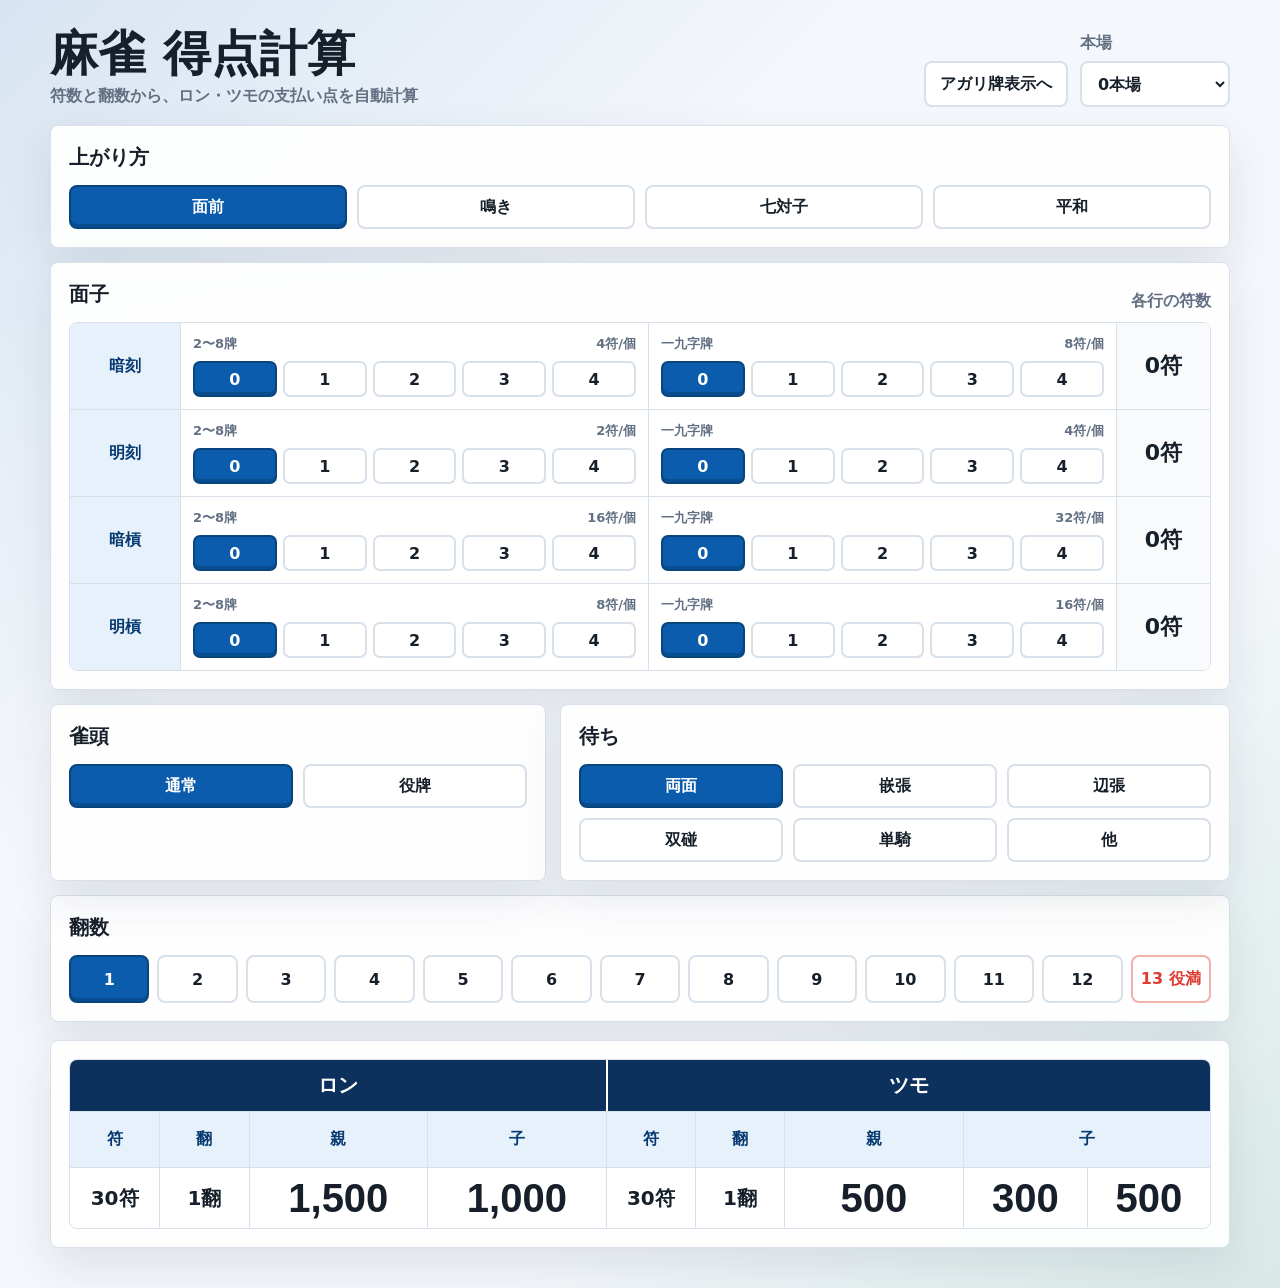
<file: index.html>
<!doctype html>
<html lang="ja">
  <head>
    <meta charset="utf-8">
    <meta name="viewport" content="width=device-width, initial-scale=1">
    <meta name="theme-color" content="#0d315d">
    <meta name="google-site-verification" content="1Jp26gY9FGfr0IiLjhbpoQIPrf6yaT61VkZJ5ok1yg4">
    <meta name="description" content="麻雀の符数と翻数から、親・子のロンとツモの得点を自動計算できる無料ツールです。アガリ牌表示にも対応しています。">
    <meta name="robots" content="index, follow">
    <meta property="og:type" content="website">
    <meta property="og:locale" content="ja_JP">
    <meta property="og:title" content="麻雀 得点計算">
    <meta property="og:description" content="麻雀の符数と翻数から、親・子のロンとツモの得点を自動計算。アガリ牌表示にも対応。">
    <meta property="og:url" content="https://whitedogk.github.io/mahjong-score-app/">
    <meta name="apple-mobile-web-app-capable" content="yes">
    <meta name="apple-mobile-web-app-title" content="麻雀得点">
    <meta name="apple-mobile-web-app-status-bar-style" content="default">
    <title>麻雀 得点計算</title>
    <link rel="canonical" href="https://whitedogk.github.io/mahjong-score-app/">
    <link rel="manifest" href="manifest.webmanifest">
    <link rel="stylesheet" href="styles.css?v=10">
  </head>
  <body>
    <main class="app">
      <header class="topbar">
        <div>
          <h1>麻雀 得点計算</h1>
          <p>符数と翻数から、ロン・ツモの支払い点を自動計算</p>
        </div>
        <div class="top-tools">
          <a href="agari.html?v=23">アガリ牌表示へ</a>
          <label class="honba">
            <span>本場</span>
            <select id="honba" aria-label="本場数"></select>
          </label>
        </div>
      </header>

      <section class="panel">
        <h2>上がり方</h2>
        <div class="button-grid four" id="styleGroup"></div>
      </section>

      <section class="panel meld-panel">
        <div class="section-title">
          <h2>面子</h2>
          <span>各行の符数</span>
        </div>
        <div class="meld-table" id="meldTable"></div>
      </section>

      <section class="split">
        <div class="panel">
          <h2>雀頭</h2>
          <div class="button-grid two" id="headGroup"></div>
        </div>

        <div class="panel">
          <h2>待ち</h2>
          <div class="button-grid six" id="waitGroup"></div>
        </div>
      </section>

      <section class="panel">
        <h2>翻数</h2>
        <div class="han-grid" id="hanGroup"></div>
      </section>

      <section class="result">
        <div class="result-table">
          <div class="result-head ron-head">ロン</div>
          <div class="result-head tsumo-head">ツモ</div>

          <div class="result-label">符</div>
          <div class="result-label">翻</div>
          <div class="result-label">親</div>
          <div class="result-label">子</div>
          <div class="result-label">符</div>
          <div class="result-label">翻</div>
          <div class="result-label">親</div>
          <div class="result-label child-pay">子</div>

          <div class="result-value" id="ronFuText">30符</div>
          <div class="result-value" id="ronHanText">1翻</div>
          <div class="result-value score" id="ronParent">1,500</div>
          <div class="result-value score" id="ronChild">1,000</div>
          <div class="result-value" id="tsumoFuText">30符</div>
          <div class="result-value" id="tsumoHanText">1翻</div>
          <div class="result-value score" id="tsumoParent">500</div>
          <div class="result-value split-score">
            <span id="tsumoChildFromChild">300</span>
            <span id="tsumoChildFromParent">500</span>
          </div>
        </div>
      </section>
    </main>

    <script src="app.js?v=10"></script>
  </body>
</html>
</file>
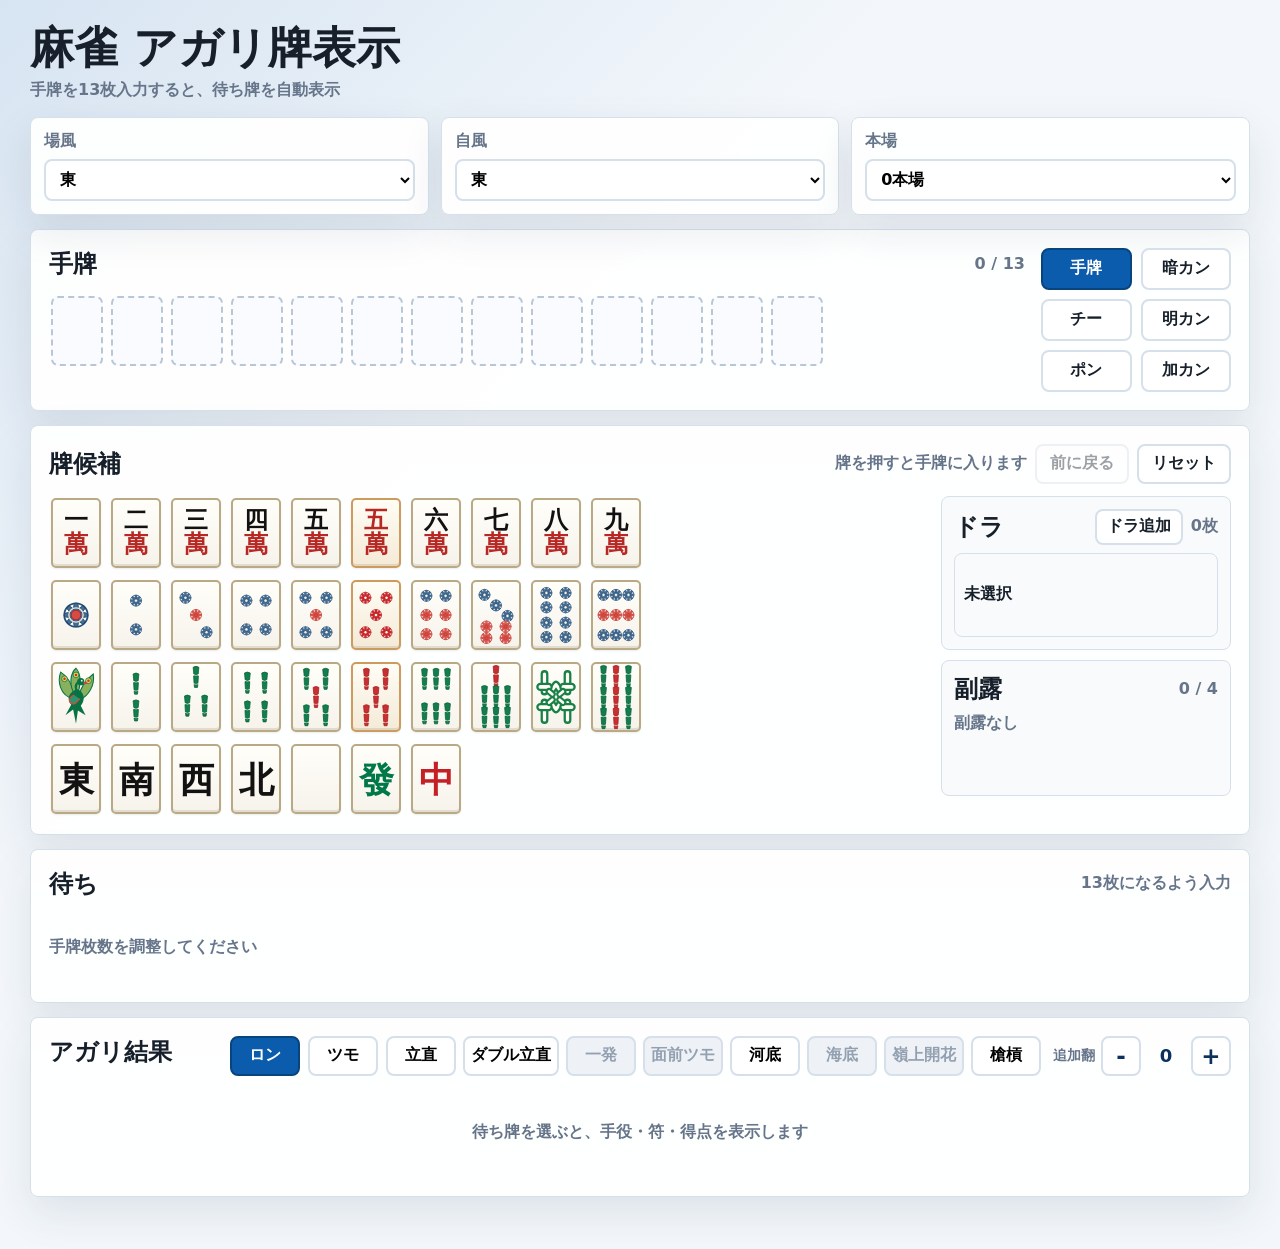
<file: agari.html>
<!doctype html>
<html lang="ja">
  <head>
    <meta charset="utf-8">
    <meta name="viewport" content="width=device-width, initial-scale=1">
    <meta name="theme-color" content="#0d315d">
    <meta name="description" content="麻雀の手牌を入力すると、聴牌の待ち牌やイーシャンテンから聴牌になる牌を表示する無料ツールです。手役・符・得点も確認できます。">
    <meta name="robots" content="index, follow">
    <meta property="og:type" content="website">
    <meta property="og:locale" content="ja_JP">
    <meta property="og:title" content="麻雀 アガリ牌表示">
    <meta property="og:description" content="麻雀の手牌から待ち牌を自動表示。手役・符・得点の確認にも対応。">
    <meta property="og:url" content="https://whitedogk.github.io/mahjong-score-app/agari.html">
    <title>麻雀 アガリ牌表示</title>
    <link rel="canonical" href="https://whitedogk.github.io/mahjong-score-app/agari.html">
    <link rel="stylesheet" href="agari.css?v=20">
  </head>
  <body>
    <main class="wait-app">
      <header class="wait-top">
        <div>
          <h1>麻雀 アガリ牌表示</h1>
          <p>手牌を13枚入力すると、待ち牌を自動表示</p>
        </div>
      </header>

      <section class="settings">
        <label>
          場風
          <select id="roundWind"></select>
        </label>
        <label>
          自風
          <select id="seatWind"></select>
        </label>
        <label>
          本場
          <select id="honba"></select>
        </label>
      </section>

      <section class="panel hand-panel">
        <div class="hand-panel-grid">
          <div>
            <div class="section-head">
              <h2>手牌</h2>
              <span id="handCount">0 / 13</span>
            </div>
            <div class="hand-row" id="handSlots"></div>
          </div>
          <div class="hand-tools">
            <div class="mode-grid" id="modeButtons"></div>
          </div>
        </div>
      </section>

      <section class="panel candidate-panel">
        <div class="section-head">
          <h2>牌候補</h2>
          <div class="candidate-head-controls">
            <span id="modeHint">牌を押すと手牌に入ります</span>
            <button type="button" id="undoButton">前に戻る</button>
            <button type="button" id="resetButton">リセット</button>
          </div>
        </div>
        <div class="candidate-layout">
          <div class="candidate-main">
            <div class="chi-choices" id="chiChoices"></div>
            <div class="tile-candidates" id="tileCandidates"></div>
          </div>
          <div class="compact-status">
            <section class="status-box">
              <div class="section-head">
                <h2>ドラ</h2>
                <div class="dora-tools">
                  <button type="button" id="doraModeButton">ドラ追加</button>
                  <span id="doraCount">0枚</span>
                </div>
              </div>
              <div class="dora-box" id="doraBox">未選択</div>
            </section>
            <section class="status-box">
              <div class="section-head">
                <h2>副露</h2>
                <span id="meldCount">0 / 4</span>
              </div>
              <div class="meld-area" id="meldArea"></div>
            </section>
          </div>
        </div>
      </section>

      <section class="panel">
        <div class="section-head">
          <h2>待ち</h2>
          <span id="waitStatus">13枚になるよう入力</span>
        </div>
        <div class="wait-row" id="waitTiles"></div>
      </section>

      <section class="panel result-panel">
        <div class="section-head result-headline">
          <h2>アガリ結果</h2>
          <div class="result-controls">
            <div class="win-toggle" id="winTypeButtons"></div>
            <div class="situation-buttons" id="situationButtons"></div>
            <div class="han-adjust" id="hanAdjustButtons" aria-label="追加翻の調整"></div>
          </div>
        </div>
        <div id="agariResult" class="agari-empty">待ち牌を選ぶと、手役・符・得点を表示します</div>
      </section>
    </main>

    <script src="agari.js?v=22"></script>
  </body>
</html>
</file>
<file: styles.css>
:root {
  color-scheme: light;
  --ink: #17202a;
  --muted: #637083;
  --line: #d8e0ea;
  --panel: #ffffff;
  --page: #f4f7fb;
  --active: #0b5cad;
  --active-deep: #08447e;
  --soft: #e7f1fb;
  --accent: #df3b33;
  --green: #16845c;
  --shadow: 0 18px 45px rgba(26, 45, 70, 0.10);
}

* {
  box-sizing: border-box;
}

body {
  margin: 0;
  min-height: 100vh;
  color: var(--ink);
  background:
    linear-gradient(135deg, rgba(11, 92, 173, 0.12), transparent 34%),
    linear-gradient(315deg, rgba(22, 132, 92, 0.12), transparent 30%),
    var(--page);
  font-family: "Yu Gothic", "Hiragino Kaku Gothic ProN", Meiryo, system-ui, sans-serif;
}

button,
select {
  font: inherit;
}

.app {
  width: min(1180px, calc(100% - 32px));
  margin: 0 auto;
  padding: 28px 0 40px;
}

.topbar {
  display: flex;
  align-items: end;
  justify-content: space-between;
  gap: 18px;
  margin-bottom: 18px;
}

h1,
h2,
h3,
p {
  margin: 0;
}

h1 {
  font-size: clamp(30px, 4vw, 48px);
  line-height: 1.05;
}

.topbar p {
  margin-top: 8px;
  color: var(--muted);
  font-weight: 700;
}

.honba {
  display: grid;
  gap: 7px;
  min-width: 150px;
  color: var(--muted);
  font-weight: 800;
}

.top-tools {
  display: flex;
  align-items: end;
  gap: 12px;
}

.top-tools a {
  min-height: 46px;
  display: grid;
  place-items: center;
  border: 2px solid var(--line);
  border-radius: 8px;
  padding: 0 14px;
  background: #fff;
  color: var(--ink);
  font-weight: 900;
  text-decoration: none;
}

.honba select {
  height: 46px;
  border: 2px solid var(--line);
  border-radius: 8px;
  padding: 0 12px;
  background: #fff;
  color: var(--ink);
  font-weight: 900;
}

.panel,
.result {
  background: rgba(255, 255, 255, 0.94);
  border: 1px solid var(--line);
  border-radius: 8px;
  box-shadow: var(--shadow);
}

.panel {
  padding: 18px;
  margin-top: 14px;
}

.panel h2,
.section-title h2 {
  font-size: 20px;
  margin-bottom: 14px;
}

.section-title {
  display: flex;
  align-items: center;
  justify-content: space-between;
  gap: 12px;
}

.section-title span {
  color: var(--muted);
  font-weight: 900;
}

.button-grid {
  display: grid;
  gap: 10px;
}

.button-grid.four {
  grid-template-columns: repeat(4, 1fr);
}

.button-grid.two {
  grid-template-columns: repeat(2, 1fr);
}

.button-grid.six {
  grid-template-columns: repeat(3, 1fr);
}

.choice,
.count-btn,
.han-btn {
  min-height: 44px;
  border: 2px solid var(--line);
  border-radius: 8px;
  background: #fff;
  color: var(--ink);
  font-weight: 900;
  cursor: pointer;
  transition: transform 120ms ease, border-color 120ms ease, background 120ms ease;
}

.choice:hover,
.count-btn:hover,
.han-btn:hover {
  transform: translateY(-1px);
  border-color: #8fb9df;
}

.choice[aria-pressed="true"],
.count-btn[aria-pressed="true"],
.han-btn[aria-pressed="true"] {
  background: var(--active);
  border-color: var(--active-deep);
  color: #fff;
  box-shadow: inset 0 -3px 0 rgba(0, 0, 0, 0.16);
}

.meld-table {
  display: grid;
  border: 1px solid var(--line);
  border-radius: 8px;
  overflow: hidden;
}

.meld-row {
  display: grid;
  grid-template-columns: 110px 1fr 1fr 94px;
  min-height: 72px;
  background: #fff;
}

.meld-row + .meld-row {
  border-top: 1px solid var(--line);
}

.meld-name,
.meld-total,
.tile-group {
  padding: 12px;
}

.meld-name,
.meld-total {
  display: grid;
  place-items: center;
  font-weight: 900;
}

.meld-name {
  background: var(--soft);
  color: #073a70;
}

.meld-total {
  background: #f8fafc;
  border-left: 1px solid var(--line);
  font-size: 22px;
}

.tile-group {
  border-left: 1px solid var(--line);
}

.tile-label {
  display: flex;
  justify-content: space-between;
  gap: 8px;
  color: var(--muted);
  font-size: 13px;
  font-weight: 900;
  margin-bottom: 8px;
}

.count-buttons {
  display: grid;
  grid-template-columns: repeat(5, 1fr);
  gap: 6px;
}

.count-btn {
  min-height: 36px;
  border-radius: 7px;
}

.split {
  display: grid;
  grid-template-columns: minmax(0, 0.85fr) minmax(0, 1.15fr);
  gap: 14px;
}

.han-grid {
  display: grid;
  grid-template-columns: repeat(13, minmax(48px, 1fr));
  gap: 8px;
}

.han-btn {
  min-height: 48px;
}

.han-btn.yakuman {
  border-color: rgba(223, 59, 51, 0.4);
  color: var(--accent);
}

.han-btn.yakuman[aria-pressed="true"] {
  background: var(--accent);
  border-color: #b7231d;
  color: #fff;
}

.result {
  margin-top: 18px;
  padding: 18px;
  overflow-x: auto;
}

.result-table {
  display: grid;
  grid-template-columns: 0.65fr 0.65fr 1.3fr 1.3fr 0.65fr 0.65fr 1.3fr 1.8fr;
  min-width: 760px;
  border: 1px solid var(--line);
  border-radius: 8px;
  overflow: hidden;
  background: #fff;
}

.result-head {
  background: #0d315d;
  color: #fff;
  text-align: center;
  padding: 12px;
  font-size: 20px;
  font-weight: 900;
}

.ron-head {
  grid-column: span 4;
}

.tsumo-head {
  grid-column: span 4;
  border-left: 2px solid #fff;
}

.result-label,
.result-value {
  display: grid;
  place-items: center;
  min-height: 56px;
  padding: 10px;
  border-top: 1px solid var(--line);
  border-left: 1px solid var(--line);
  text-align: center;
  font-weight: 900;
}

.result-label:nth-child(3),
.result-value:nth-child(11) {
  border-left: 0;
}

.result-label {
  background: var(--soft);
  color: #073a70;
  font-size: 16px;
}

.result-value {
  font-size: 20px;
}

.result-value.score,
.split-score {
  font-size: clamp(24px, 3.2vw, 40px);
  line-height: 1;
  font-family: Arial, "Yu Gothic", sans-serif;
}

.split-score {
  grid-template-columns: 1fr 1fr;
  gap: 0;
  padding: 0;
}

.split-score span {
  width: 100%;
  min-height: 56px;
  display: grid;
  place-items: center;
  padding: 10px;
}

.split-score span + span {
  border-left: 1px solid var(--line);
}

@media (max-width: 880px) {
  .topbar,
  .top-tools,
  .split {
    grid-template-columns: 1fr;
    display: grid;
  }

  .button-grid.four,
  .button-grid.six {
    grid-template-columns: repeat(2, 1fr);
  }

  .meld-row {
    grid-template-columns: 88px 1fr;
  }

  .meld-name {
    grid-row: span 2;
  }

  .tile-group {
    grid-column: 2;
  }

  .meld-total {
    grid-column: 1 / -1;
    border-left: 0;
    border-top: 1px solid var(--line);
  }

  .han-grid {
    grid-template-columns: repeat(5, 1fr);
  }
}

@media (max-width: 560px) {
  .app {
    width: min(100% - 20px, 1180px);
    padding-top: 16px;
  }

  .button-grid.four,
  .button-grid.two,
  .button-grid.six {
    grid-template-columns: 1fr;
  }

  .meld-row {
    grid-template-columns: 1fr;
  }

  .meld-name,
  .tile-group {
    grid-column: auto;
    grid-row: auto;
  }

  .tile-group,
  .meld-total {
    border-left: 0;
    border-top: 1px solid var(--line);
  }

  .han-grid {
    grid-template-columns: repeat(4, 1fr);
  }
}
</file>
<file: agari.css>
:root {
  --ink: #17202a;
  --muted: #66758a;
  --line: #d6e0eb;
  --page: #f3f7fb;
  --panel: #fff;
  --blue: #0b5cad;
  --deep: #0d315d;
  --red: #c62522;
  --green: #0c7a4b;
  --shadow: 0 16px 42px rgba(25, 45, 72, 0.1);
}

* {
  box-sizing: border-box;
}

body {
  margin: 0;
  min-height: 100vh;
  color: var(--ink);
  background: linear-gradient(135deg, rgba(11, 92, 173, 0.12), transparent 36%), var(--page);
  font-family: "Yu Gothic", "Hiragino Kaku Gothic ProN", Meiryo, system-ui, sans-serif;
}

button,
select {
  font: inherit;
}

.wait-app {
  width: min(1220px, calc(100% - 28px));
  margin: 0 auto;
  padding: 24px 0 38px;
}

.wait-top {
  display: flex;
  justify-content: space-between;
  gap: 16px;
  align-items: end;
  margin-bottom: 16px;
}

h1,
h2,
p {
  margin: 0;
}

h1 {
  font-size: clamp(28px, 4vw, 44px);
  line-height: 1.08;
}

.wait-top p {
  color: var(--muted);
  margin-top: 8px;
  font-weight: 800;
}

.top-actions {
  display: flex;
  gap: 10px;
  align-items: center;
}

.top-actions a,
.top-actions button,
.mode-button,
.tile-button {
  border: 2px solid var(--line);
  border-radius: 8px;
  background: #fff;
  color: var(--ink);
  font-weight: 900;
  text-decoration: none;
  cursor: pointer;
}

.top-actions a,
.top-actions button {
  min-height: 42px;
  padding: 9px 14px;
}

.settings {
  display: grid;
  grid-template-columns: repeat(3, 1fr);
  gap: 12px;
  margin-bottom: 14px;
}

.settings label,
.panel {
  background: rgba(255, 255, 255, 0.95);
  border: 1px solid var(--line);
  border-radius: 8px;
  box-shadow: var(--shadow);
}

.settings label {
  display: grid;
  gap: 7px;
  padding: 13px;
  color: var(--muted);
  font-weight: 900;
}

.settings select {
  height: 42px;
  border: 2px solid var(--line);
  border-radius: 8px;
  padding: 0 10px;
  background: #fff;
  font-weight: 900;
}

.panel {
  padding: 18px;
  margin-bottom: 14px;
}

.hand-panel-grid {
  display: grid;
  grid-template-columns: minmax(0, 1fr) 190px;
  gap: 16px;
  align-items: start;
}

.hand-panel-grid > * {
  min-width: 0;
}

.hand-tools .mode-grid {
  display: grid;
  grid-template-columns: repeat(2, minmax(0, 1fr));
  gap: 9px;
}

.candidate-head-controls {
  display: flex;
  align-items: center;
  gap: 8px;
}

.candidate-head-controls button,
.dora-tools button {
  border: 2px solid var(--line);
  border-radius: 8px;
  background: #fff;
  color: var(--ink);
  min-height: 40px;
  padding: 7px 13px;
  font-weight: 900;
  text-decoration: none;
  cursor: pointer;
}

.candidate-head-controls button:disabled {
  opacity: 0.42;
  cursor: not-allowed;
}

.candidate-layout {
  display: grid;
  grid-template-columns: minmax(545px, 1fr) minmax(230px, 290px);
  gap: 16px;
  align-items: start;
}

.candidate-main {
  min-width: 0;
}

.chi-choices {
  display: none;
  margin-bottom: 12px;
  padding: 12px;
  border: 2px solid #f0b429;
  border-radius: 8px;
  background: #fff8dd;
}

.chi-choices.active {
  display: block;
}

.chi-choice-title {
  margin-bottom: 8px;
  color: #7a4a00;
  font-weight: 900;
}

.chi-choice-buttons {
  display: flex;
  flex-wrap: wrap;
  gap: 10px;
}

.chi-choice-button {
  display: inline-flex;
  align-items: center;
  gap: 4px;
  border: 2px solid #d99a13;
  border-radius: 8px;
  background: #fff;
  padding: 6px 8px;
  cursor: pointer;
}

.chi-choice-button:hover {
  background: #fff0bd;
}

.chi-choice-button .tile {
  width: 34px;
  height: 48px;
}

.compact-status {
  display: grid;
  gap: 10px;
}

.status-box {
  border: 1px solid var(--line);
  border-radius: 8px;
  padding: 12px;
  background: #f8fafc;
}

.status-box .section-head {
  margin-bottom: 8px;
}

.dora-tools {
  display: flex;
  align-items: center;
  gap: 8px;
}

.dora-tools button {
  min-height: 36px;
  padding: 5px 10px;
}

.dora-tools button.active {
  color: #fff;
  border-color: #08447e;
  background: var(--blue);
}

.section-head {
  display: flex;
  justify-content: space-between;
  align-items: center;
  gap: 12px;
  margin-bottom: 12px;
}

.section-head span,
#meldCount {
  color: var(--muted);
  font-weight: 900;
}

.hand-row,
.wait-row {
  display: flex;
  gap: 8px;
  min-height: 72px;
  align-items: center;
}

.hand-row {
  flex-wrap: nowrap;
  overflow-x: auto;
  padding: 4px 2px 8px;
}

.wait-row {
  flex-wrap: wrap;
}

.hand-slot {
  width: 52px;
  height: 70px;
  border: 2px dashed #b8c7d8;
  border-radius: 7px;
  background: #f9fbfe;
  display: grid;
  place-items: center;
  cursor: pointer;
}

.hand-slot.tsumo-slot {
  border-color: #b8c7d8;
  background: #f9fbfe;
}

.hand-slot.selected {
  outline: 3px solid #1d9bf0;
  outline-offset: 2px;
}

.hand-slot.discard-highlight {
  animation: discard-glow 1.15s ease-in-out infinite alternate;
}

.hand-slot.discard-blue {
  --glow-rgb: 35, 135, 229;
  border-color: #2387e5;
  background: #dceeff;
}

.hand-slot.discard-yellow {
  --glow-rgb: 245, 183, 39;
  border-color: #f0ae23;
  background: #fff4bb;
}

.hand-slot.discard-red {
  --glow-rgb: 218, 57, 55;
  border-color: #d83a38;
  background: #ffe2df;
}

.hand-slot.discard-gold {
  --glow-rgb: 218, 165, 32;
  border-color: #b6850b;
  background: linear-gradient(135deg, #fff0a6, #ffd34f);
  animation: discard-glow 1.15s ease-in-out infinite alternate;
}

@keyframes discard-glow {
  from {
    box-shadow: 0 0 0 2px rgba(var(--glow-rgb), 0.25), 0 0 9px rgba(var(--glow-rgb), 0.56);
  }
  to {
    box-shadow: 0 0 0 3px rgba(var(--glow-rgb), 0.42), 0 0 19px rgba(var(--glow-rgb), 0.94);
  }
}

.tile {
  width: 50px;
  height: 70px;
  border: 2px solid #baa985;
  border-radius: 5px;
  background: linear-gradient(#fffef9, #f6f3eb);
  box-shadow: inset 0 -2px 0 rgba(120, 102, 69, 0.16), 0 1px 2px rgba(0, 0, 0, 0.08);
  display: grid;
  place-items: center;
  font-weight: 900;
  line-height: 1;
  user-select: none;
}

.face-svg {
  width: 100%;
  height: 100%;
  display: block;
}

.man-svg text,
.honor-svg text {
  dominant-baseline: alphabetic;
  font-family: "Yu Mincho", "Hiragino Mincho ProN", "Noto Serif CJK JP", serif;
  font-weight: 900;
  text-anchor: middle;
}

.man-svg .man-rank {
  fill: #111;
  font-size: 25px;
}

.man-svg .man-suit {
  fill: #b72825;
  font-size: 25px;
}

.red-five .man-rank {
  fill: #b72825;
}

.honor-svg text {
  fill: #121212;
  font-size: 37px;
}

.honor.green .honor-svg text {
  fill: #007848;
}

.honor.red .honor-svg text {
  fill: #c42026;
}

.pin-mark .pin-ring {
  fill: #fffdfa;
  stroke-width: 1.05px;
}

.pin-mark .pin-petal {
  stroke-width: 0.45px;
}

.pin-mark .pin-core {
  stroke-width: 0.65px;
}

.pin-mark.blue .pin-ring,
.pin-mark.blue .pin-core {
  stroke: #264d77;
}

.pin-mark.blue .pin-petal {
  fill: #436f96;
  stroke: #153e68;
}

.pin-mark.blue .pin-core {
  fill: #f7f1e6;
}

.pin-mark.red .pin-ring,
.pin-mark.red .pin-core {
  stroke: #c03932;
}

.pin-mark.red .pin-petal {
  fill: #db5a50;
  stroke: #b82d29;
}

.pin-mark.red .pin-core,
.one-pin-center {
  fill: #d94a42;
}

.pin-center-ring {
  fill: none;
  stroke: #ece4d2;
  stroke-width: 0.8px;
}

.pin-mark.aka .pin-ring {
  fill: #fae9e4;
  stroke: #b82425;
}

.pin-mark.aka .pin-petal {
  fill: #d42429;
  stroke: #ab1b21;
}

.pin-mark.aka .pin-core {
  fill: #fff7eb;
  stroke: #a81c20;
}

.one-pin-center {
  stroke: #ad2524;
  stroke-width: 0.9px;
}

.sou-stick .bamboo-body {
  fill: #157d4d;
  stroke: #00643c;
  stroke-width: 0.8px;
}

.sou-stick .bamboo-knot {
  fill: none;
  stroke: #f5f0df;
  stroke-width: 0.7px;
}

.sou-stick.red .bamboo-body {
  fill: #c72f31;
  stroke: #a51f24;
}

.sou-eight .eight-outline {
  fill: none;
  stroke: #198047;
  stroke-width: 17px;
  stroke-linecap: round;
  stroke-linejoin: round;
}

.sou-eight .eight-fill {
  fill: none;
  stroke: #fffdf5;
  stroke-width: 7px;
  stroke-linecap: round;
  stroke-linejoin: round;
}

.sou-eight .knot.eight-outline {
  stroke-width: 18px;
}

.sou-eight .knot.eight-fill {
  stroke-width: 8px;
}

.sou-eight .diagonal-knot.eight-outline {
  stroke-width: 15px;
}

.sou-eight .diagonal-knot.eight-fill {
  stroke-width: 6px;
}

.sou-peacock .tail-feather {
  fill: #89b15d;
  stroke: #06734b;
  stroke-width: 1.1px;
}

.sou-peacock .eye-tail {
  fill: #e4d84d;
  stroke: #06734b;
  stroke-width: 0.8px;
}

.sou-peacock .eye-core {
  fill: #c53232;
}

.sou-peacock .body,
.sou-peacock .head {
  fill: #087245;
}

.sou-peacock .wing {
  fill: #2c9470;
  stroke: #e24636;
  stroke-width: 1.2px;
}

.sou-peacock .neck {
  fill: none;
  stroke: #087245;
  stroke-width: 2.3px;
  stroke-linecap: round;
}

.sou-peacock .bird-eye {
  fill: #f6ede0;
}

.sou-peacock .beak {
  fill: #d74335;
}

.red-five {
  border-color: #ce9b5f;
  background: linear-gradient(#fffdf5, #f4ead7);
}

.tile-back {
  background: linear-gradient(135deg, #123b65, #0b5cad);
  border-color: #092f55;
}

.tile-candidates {
  display: grid;
  grid-template-columns: repeat(10, 52px);
  gap: 8px;
}

.tile-button {
  padding: 0;
  border: 0;
  width: 54px;
  height: 74px;
  display: grid;
  place-items: center;
  background: transparent;
}

.tile-button:disabled {
  opacity: 0.35;
  cursor: not-allowed;
}

.mode-button {
  min-height: 42px;
}

.mode-button.active {
  background: var(--blue);
  border-color: #08447e;
  color: #fff;
}

.dora-box {
  min-height: 84px;
  display: flex;
  align-items: center;
  flex-wrap: wrap;
  gap: 7px;
  padding: 9px;
  border: 1px solid var(--line);
  border-radius: 8px;
  background: #f8fafc;
  font-weight: 900;
}

.dora-item {
  position: relative;
}

.dora-item button {
  position: absolute;
  top: -7px;
  right: -7px;
  width: 22px;
  height: 22px;
  border: 0;
  border-radius: 50%;
  background: var(--deep);
  color: #fff;
  line-height: 1;
  font-weight: 900;
  cursor: pointer;
}

.meld-area {
  display: grid;
  gap: 10px;
  min-height: 70px;
}

.meld {
  border: 1px solid var(--line);
  border-radius: 8px;
  padding: 8px;
  background: #f8fafc;
}

.meld-title {
  display: flex;
  justify-content: space-between;
  align-items: center;
  margin-bottom: 7px;
  font-weight: 900;
  color: var(--muted);
}

.meld-title button {
  border: 0;
  background: #e9eef5;
  border-radius: 6px;
  min-width: 30px;
  min-height: 28px;
  cursor: pointer;
  font-weight: 900;
}

.meld-tiles {
  display: flex;
  gap: 4px;
}

.message {
  color: var(--muted);
  font-weight: 900;
}

.wait-choice {
  border: 2px solid transparent;
  border-radius: 8px;
  padding: 3px;
  background: transparent;
  cursor: pointer;
}

.wait-choice.active {
  border-color: var(--blue);
  background: #e7f1fb;
}

.improving-choice.active {
  border-color: #ce920c;
  background: #fff2c5;
}

.win-toggle {
  display: flex;
  gap: 8px;
}

.result-controls {
  display: flex;
  align-items: center;
  justify-content: flex-end;
  flex-wrap: wrap;
  gap: 8px;
}

.result-headline {
  display: grid;
  grid-template-columns: auto minmax(0, 1fr);
  align-items: start;
}

.result-headline h2 {
  white-space: nowrap;
}

.situation-buttons {
  display: flex;
  flex-wrap: wrap;
  gap: 7px;
}

.han-adjust {
  display: flex;
  align-items: center;
  min-height: 40px;
  gap: 6px;
  padding-left: 4px;
  font-weight: 900;
}

.han-adjust span {
  color: var(--muted);
  font-size: 14px;
}

.han-adjust button {
  width: 40px;
  height: 40px;
  border: 2px solid var(--line);
  border-radius: 8px;
  background: #fff;
  color: var(--deep);
  font-size: 23px;
  font-weight: 900;
  cursor: pointer;
}

.han-adjust strong {
  min-width: 38px;
  text-align: center;
  color: var(--deep);
  font-size: 18px;
}

.win-toggle button,
.situation-buttons button {
  min-width: 70px;
  min-height: 40px;
  border: 2px solid var(--line);
  border-radius: 8px;
  background: #fff;
  font-weight: 900;
  cursor: pointer;
}

.win-toggle button.active,
.situation-buttons button.active {
  border-color: #08447e;
  background: var(--blue);
  color: #fff;
}

.situation-buttons button:disabled {
  color: #93a0b1;
  background: #eef2f6;
  cursor: not-allowed;
}

.agari-empty {
  min-height: 90px;
  display: grid;
  place-items: center;
  color: var(--muted);
  font-weight: 900;
}

.agari-summary {
  display: grid;
  grid-template-columns: 90px 1fr;
  gap: 14px;
}

.agari-tile {
  display: grid;
  align-content: start;
  justify-items: center;
  gap: 7px;
  color: var(--muted);
  font-weight: 900;
}

.agari-detail {
  display: grid;
  gap: 12px;
}

.result-numbers {
  display: grid;
  grid-template-columns: repeat(3, minmax(86px, 1fr));
  gap: 8px;
}

.result-number {
  border-radius: 8px;
  background: var(--deep);
  color: #fff;
  min-height: 76px;
  padding: 9px;
  display: grid;
  place-items: center;
  text-align: center;
}

.result-number span {
  color: rgba(255, 255, 255, 0.76);
  font-size: 13px;
  font-weight: 900;
}

.result-number strong {
  font-size: 25px;
  line-height: 1;
}

.yaku-list {
  display: flex;
  flex-wrap: wrap;
  gap: 7px;
}

.yaku-tag {
  border: 1px solid #c4d6e8;
  border-radius: 7px;
  background: #eff6fd;
  color: #073a70;
  padding: 6px 9px;
  font-weight: 900;
}

.payment {
  border: 1px solid var(--line);
  border-radius: 8px;
  padding: 11px 13px;
  display: flex;
  justify-content: space-between;
  gap: 12px;
  align-items: center;
  font-weight: 900;
}

.payment strong {
  color: var(--deep);
  font-size: 26px;
}

@media (max-width: 920px) {
  .wait-top,
  .settings {
    display: grid;
    grid-template-columns: 1fr;
  }

  .top-actions {
    justify-content: stretch;
  }

  .top-actions a,
  .top-actions button {
    flex: 1;
    text-align: center;
  }

  .candidate-layout {
    grid-template-columns: 1fr;
  }

  .hand-panel-grid {
    grid-template-columns: 1fr;
  }

  .hand-tools .mode-grid {
    grid-template-columns: repeat(3, minmax(0, 1fr));
  }

  .compact-status {
    grid-template-columns: repeat(2, minmax(0, 1fr));
  }

  .result-headline {
    grid-template-columns: 1fr;
  }

  .result-controls {
    justify-content: flex-start;
    margin-top: 10px;
  }
}

@media (max-width: 520px) {
  .wait-app {
    width: min(100% - 16px, 1220px);
    padding-top: 14px;
  }

  .panel {
    padding: 14px;
  }

  .candidate-head-controls {
    flex-wrap: wrap;
    justify-content: flex-end;
  }

  .candidate-head-controls button {
    min-height: 38px;
    padding: 6px 10px;
    font-size: 14px;
  }

  .hand-row,
  .wait-row {
    gap: 6px;
  }

  .hand-slot {
    width: 44px;
    height: 60px;
  }

  .tile {
    width: 42px;
    height: 58px;
  }

  .man-rank {
    font-size: 21px;
  }

  .man-suit {
    font-size: 18px;
  }

  .tile.honor {
    font-size: 30px;
  }

  .tile-candidates {
    grid-template-columns: repeat(10, minmax(0, 1fr));
    gap: 3px;
  }

  .tile-candidates .tile-button {
    width: 100%;
    height: auto;
    aspect-ratio: 5 / 7;
  }

  .tile-candidates .tile {
    width: 100%;
    height: 100%;
  }

  .tile {
    width: 42px;
    height: 60px;
  }

  .compact-status {
    grid-template-columns: 1fr;
  }

  .status-box {
    padding: 10px;
  }

  .agari-summary {
    grid-template-columns: 1fr;
  }

  .agari-tile {
    display: flex;
    align-items: center;
    justify-content: flex-start;
  }

  .result-numbers {
    grid-template-columns: repeat(3, 1fr);
  }
}
</file>
